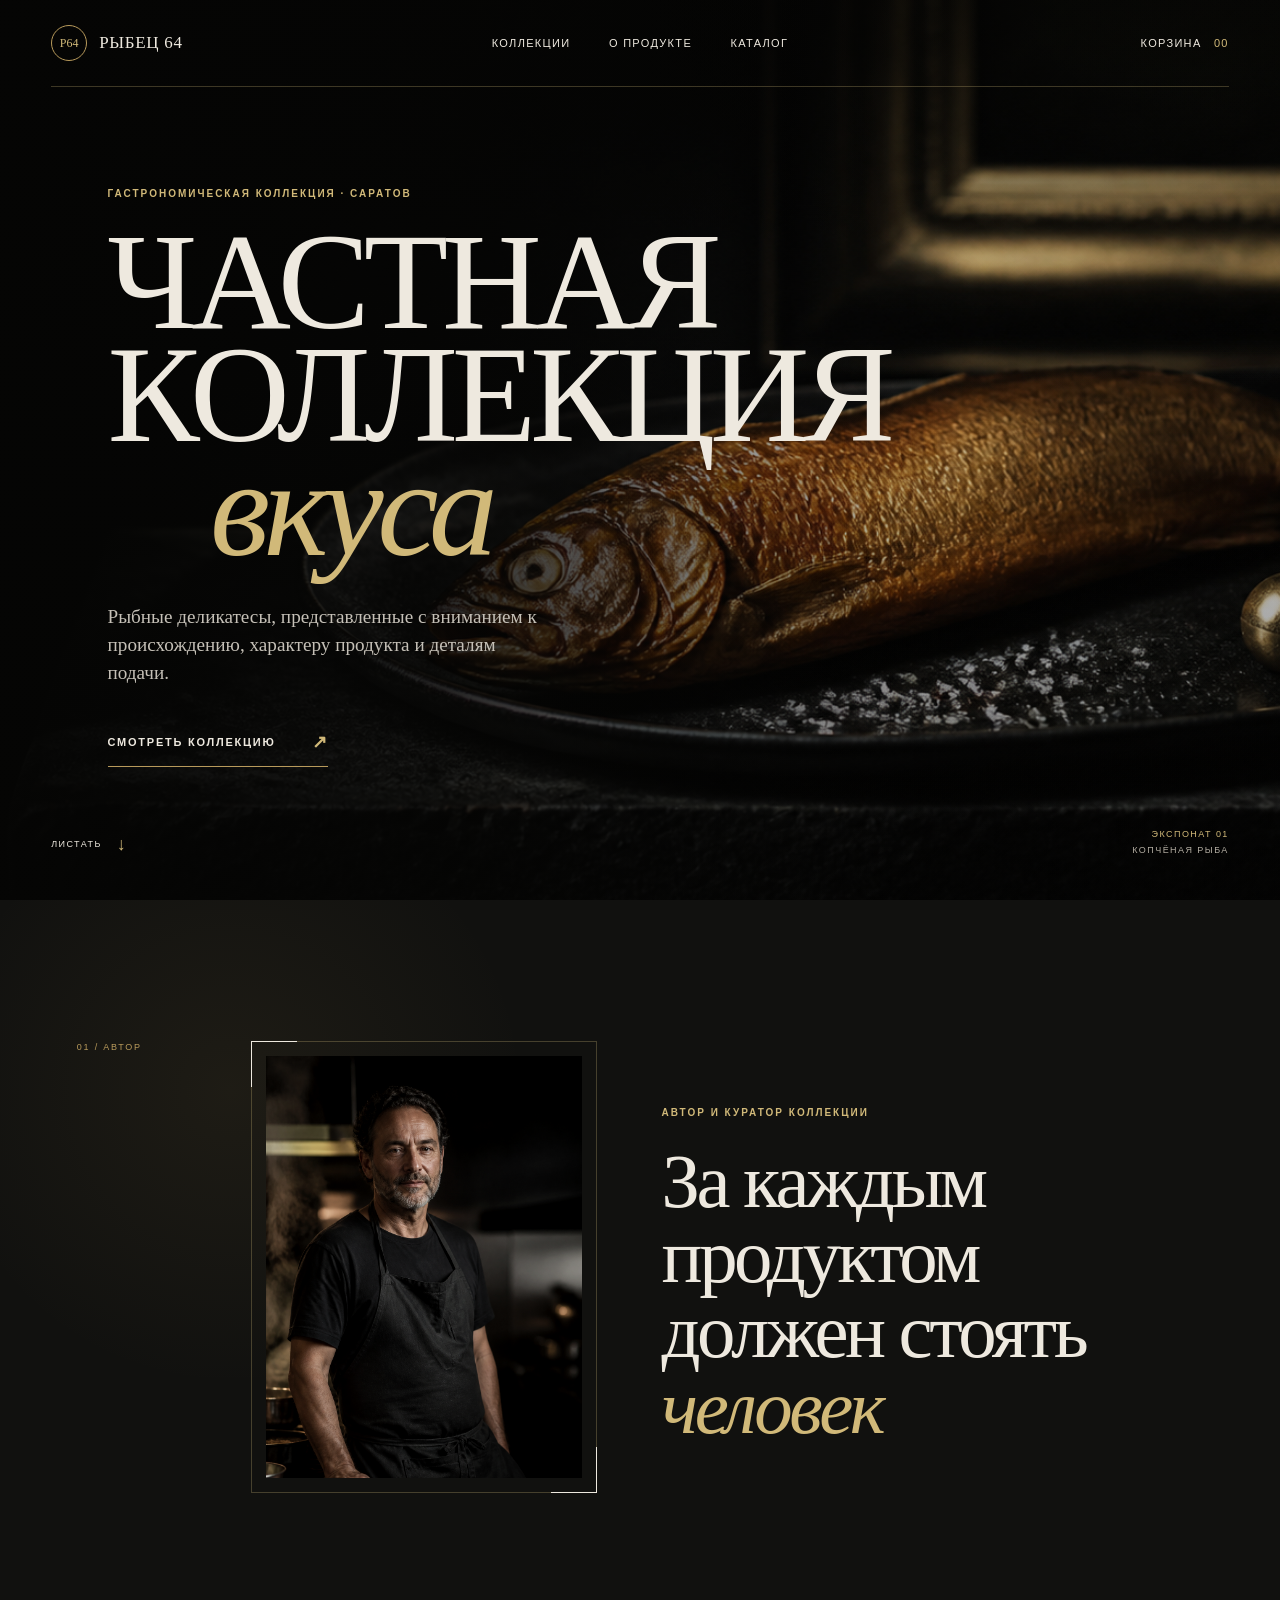
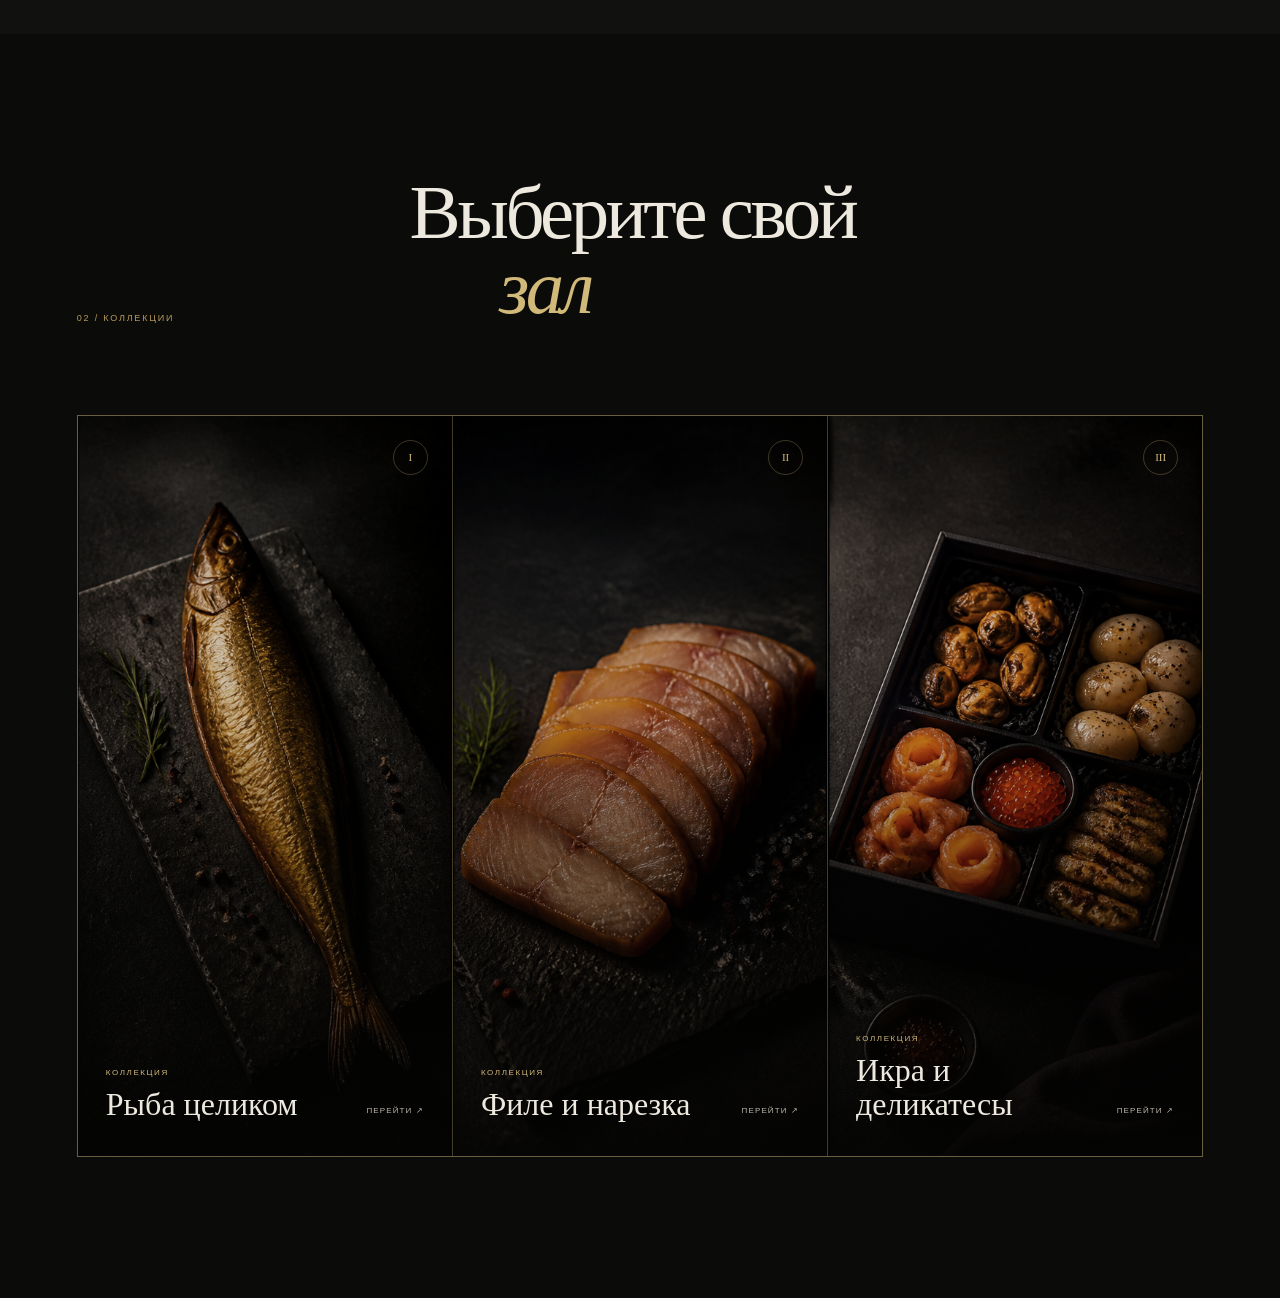
<file: landing-concept-v1/index.html>
<!doctype html>
<html lang="ru">
  <head>
    <meta charset="UTF-8" />
    <meta name="viewport" content="width=device-width, initial-scale=1" />
    <meta
      name="description"
      content="Рыбные деликатесы «Рыбец 64» — частная коллекция вкуса."
    />
    <title>Рыбец 64 — частная коллекция вкуса</title>
    <link rel="stylesheet" href="styles.css" />
  </head>
  <body>
    <main>
      <section class="hero" aria-labelledby="hero-title">
        <div class="hero__image" aria-hidden="true"></div>
        <div class="hero__shade" aria-hidden="true"></div>

        <header class="site-header">
          <a class="brand" href="#hero-title" aria-label="Рыбец 64, на первый экран">
            <span class="brand__mark">Р64</span>
            <span class="brand__name">Рыбец 64</span>
          </a>

          <nav class="site-nav" aria-label="Основная навигация">
            <a href="#collections">Коллекции</a>
            <a href="#curator">О продукте</a>
            <a href="#collections">Каталог</a>
          </nav>

          <a class="cart-link" href="#collections">
            Корзина <span aria-hidden="true">00</span>
          </a>
        </header>

        <div class="hero__content">
          <p class="eyebrow">Гастрономическая коллекция · Саратов</p>
          <h1 id="hero-title">Частная<br />коллекция<br /><em>вкуса</em></h1>
          <p class="hero__lead">
            Рыбные деликатесы, представленные с вниманием к происхождению,
            характеру продукта и деталям подачи.
          </p>
          <a class="primary-link" href="#collections">
            Смотреть коллекцию <span aria-hidden="true">↗</span>
          </a>
        </div>

        <div class="hero__catalogue" aria-label="Описание экспоната">
          <span>Экспонат 01</span>
          <span>Копчёная рыба</span>
        </div>

        <a class="scroll-cue" href="#curator" aria-label="Перейти к следующему разделу">
          <span>Листать</span>
          <span aria-hidden="true">↓</span>
        </a>
      </section>

      <section class="curator section" id="curator" aria-labelledby="curator-title">
        <div class="section-index" aria-hidden="true">01 / Автор</div>

        <div class="curator__portrait">
          <img
            src="../assets/landing-concept-v1/curator-placeholder.png"
            alt="Портрет мужчины в фартуке на рабочей кухне"
          />
        </div>

        <div class="curator__story">
          <p class="eyebrow">Автор и куратор коллекции</p>
          <h2 id="curator-title">За каждым продуктом должен стоять <em>человек</em></h2>
        </div>
      </section>

      <section class="collections section" id="collections" aria-labelledby="collections-title">
        <div class="collections__heading">
          <div>
            <div class="section-index" aria-hidden="true">02 / Коллекции</div>
          </div>
          <h2 id="collections-title">Выберите свой <em>зал</em></h2>
        </div>

        <div class="collection-grid">
          <a class="collection-card collection-card--whole" href="#">
            <img
              src="../assets/landing-concept-v1/collections-triptych.png"
              alt="Концептуальная фотография рыбы целиком"
            />
            <span class="collection-card__number">I</span>
            <span class="collection-card__content">
              <small>Коллекция</small>
              <strong>Рыба целиком</strong>
              <span>Перейти ↗</span>
            </span>
          </a>

          <a class="collection-card collection-card--fillet" href="#">
            <img
              src="../assets/landing-concept-v1/collections-triptych.png"
              alt="Концептуальная фотография рыбного филе"
            />
            <span class="collection-card__number">II</span>
            <span class="collection-card__content">
              <small>Коллекция</small>
              <strong>Филе и нарезка</strong>
              <span>Перейти ↗</span>
            </span>
          </a>

          <a class="collection-card collection-card--delicacy" href="#">
            <img
              src="../assets/landing-concept-v1/collections-triptych.png"
              alt="Концептуальная фотография ассорти из рыбных деликатесов"
            />
            <span class="collection-card__number">III</span>
            <span class="collection-card__content">
              <small>Коллекция</small>
              <strong>Икра и деликатесы</strong>
              <span>Перейти ↗</span>
            </span>
          </a>
        </div>
      </section>
    </main>
  </body>
</html>
</file>
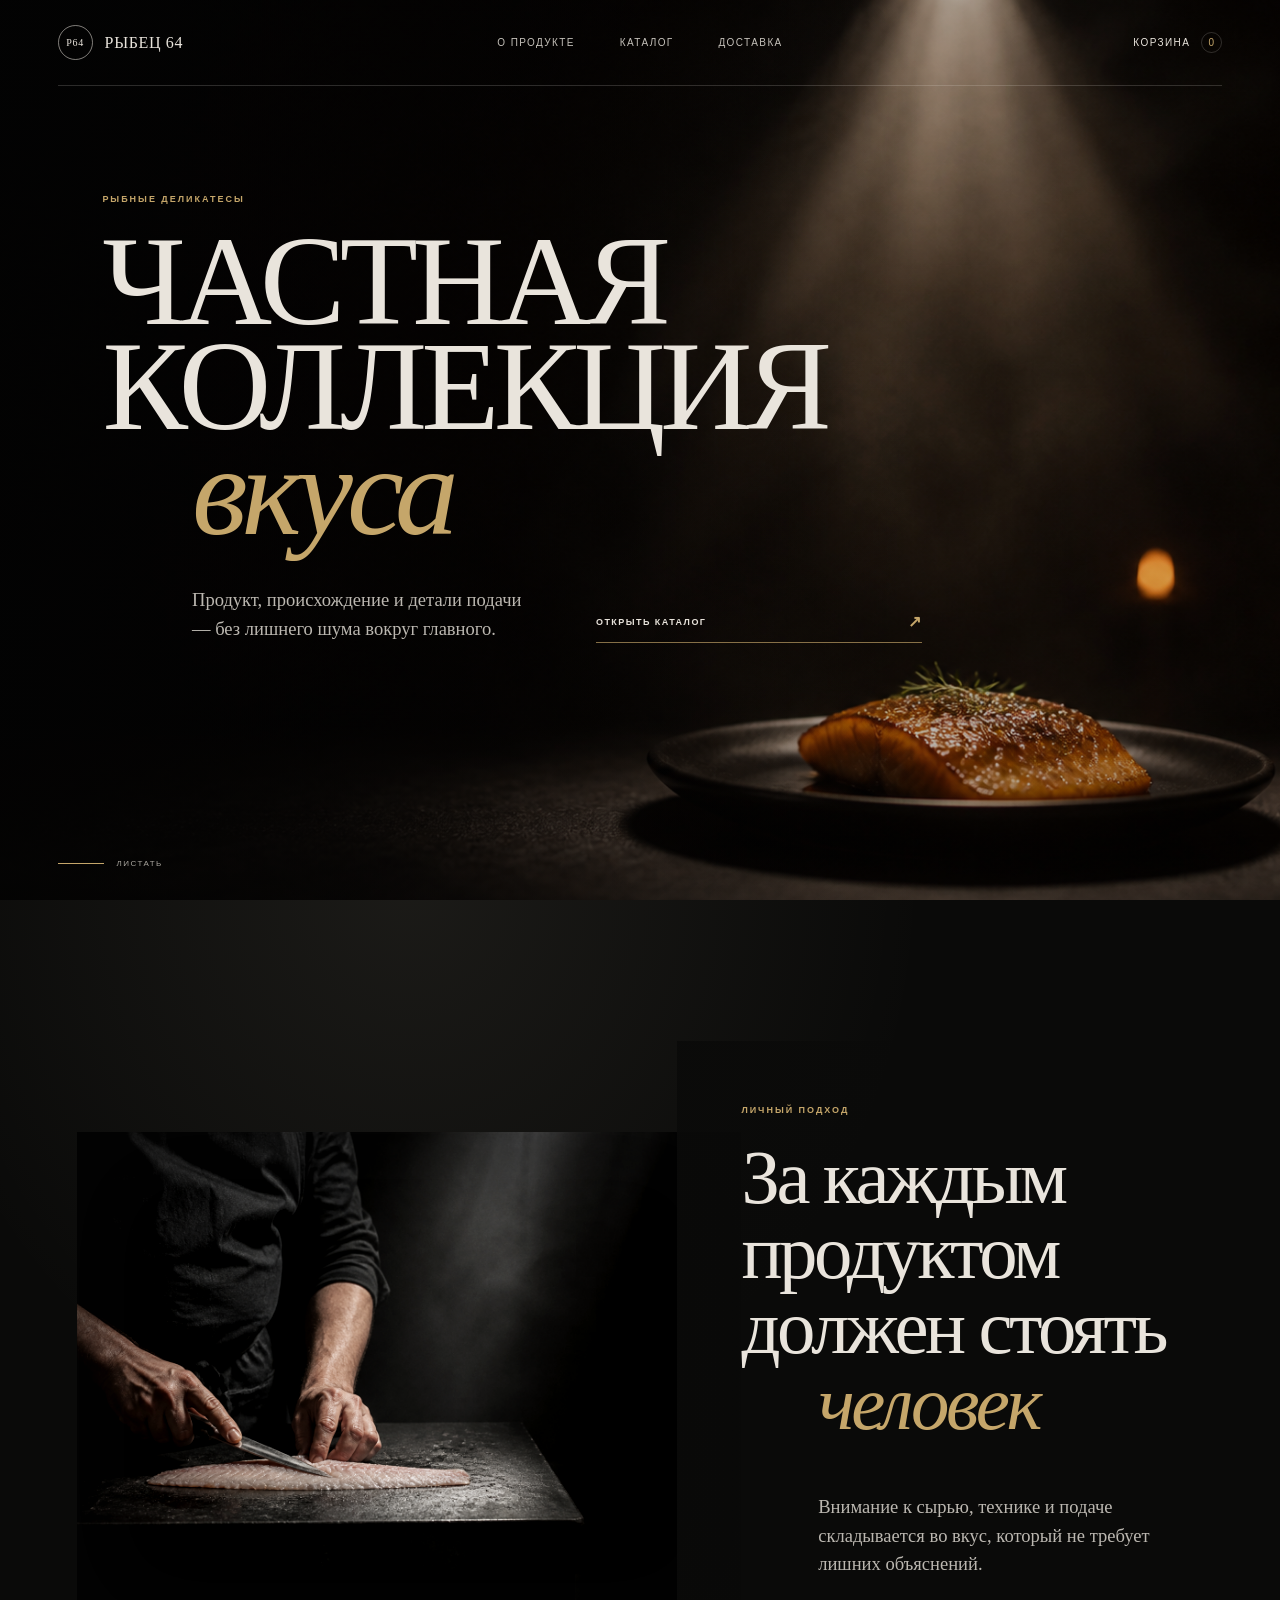
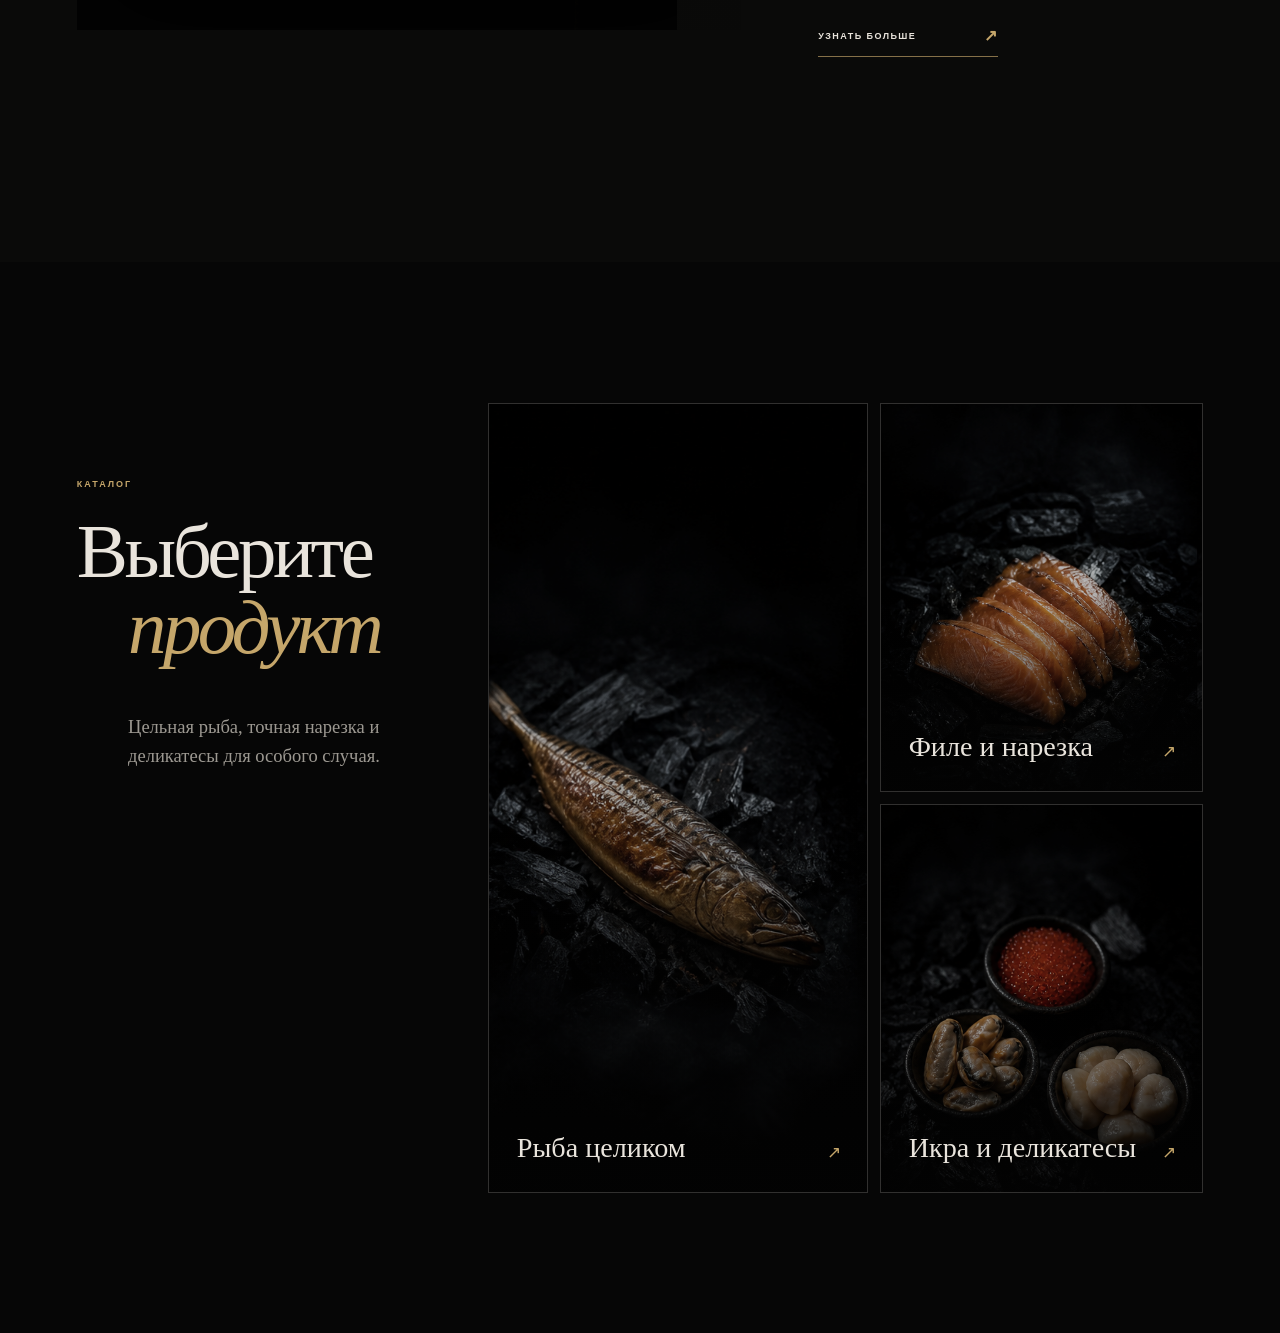
<file: landing-concept-v2/index.html>
<!doctype html>
<html lang="ru">
  <head>
    <meta charset="UTF-8" />
    <meta name="viewport" content="width=device-width, initial-scale=1" />
    <meta
      name="description"
      content="Рыбные деликатесы «Рыбец 64» — частная коллекция вкуса."
    />
    <title>Рыбец 64 — частная коллекция вкуса</title>
    <link rel="stylesheet" href="styles.css" />
  </head>
  <body>
    <main>
      <section class="hero" aria-labelledby="hero-title">
        <div class="hero__scene" aria-hidden="true"></div>
        <header class="site-header">
          <a class="brand" href="#hero-title" aria-label="Рыбец 64, на первый экран">
            <span class="brand__mark">Р64</span>
            <span>Рыбец 64</span>
          </a>

          <nav class="site-nav" aria-label="Основная навигация">
            <a href="#craft">О продукте</a>
            <a href="#catalogue">Каталог</a>
            <a href="#catalogue">Доставка</a>
          </nav>

          <a class="cart" href="#catalogue">Корзина <span>0</span></a>
        </header>

        <div class="hero__copy">
          <p class="kicker">Рыбные деликатесы</p>
          <h1 id="hero-title">Частная<br />коллекция<br /><em>вкуса</em></h1>
          <div class="hero__intro">
            <p>
              Продукт, происхождение и детали подачи — без лишнего шума вокруг
              главного.
            </p>
            <a class="text-link" href="#catalogue">Открыть каталог <span>↗</span></a>
          </div>
        </div>

        <a class="scroll" href="#craft" aria-label="Перейти к следующему разделу">
          <span></span>
          Листать
        </a>
      </section>

      <section class="craft" id="craft" aria-labelledby="craft-title">
        <div class="craft__visual">
          <img
            src="../assets/landing-concept-v2/craft-spotlight.png"
            alt="Руки мастера разделывают рыбное филе"
          />
        </div>

        <div class="craft__copy">
          <p class="kicker">Личный подход</p>
          <h2 id="craft-title">За каждым продуктом должен стоять <em>человек</em></h2>
          <p class="body-copy">
            Внимание к сырью, технике и подаче складывается во вкус, который не
            требует лишних объяснений.
          </p>
          <a class="text-link" href="#catalogue">Узнать больше <span>↗</span></a>
        </div>
      </section>

      <section class="catalogue" id="catalogue" aria-labelledby="catalogue-title">
        <header class="catalogue__header">
          <p class="kicker">Каталог</p>
          <h2 id="catalogue-title">Выберите<br /><em>продукт</em></h2>
          <p class="body-copy">
            Цельная рыба, точная нарезка и деликатесы для особого случая.
          </p>
        </header>

        <div class="product-grid">
          <a class="product-card product-card--whole" href="#">
            <img
              src="../assets/landing-concept-v2/collections.png"
              alt="Копчёная рыба целиком"
            />
            <span class="product-card__title">Рыба целиком</span>
            <span class="product-card__arrow">↗</span>
          </a>

          <a class="product-card product-card--fillet" href="#">
            <img
              src="../assets/landing-concept-v2/collections.png"
              alt="Нарезка копчёного рыбного филе"
            />
            <span class="product-card__title">Филе и нарезка</span>
            <span class="product-card__arrow">↗</span>
          </a>

          <a class="product-card product-card--delicacy" href="#">
            <img
              src="../assets/landing-concept-v2/collections.png"
              alt="Икра и морские деликатесы"
            />
            <span class="product-card__title">Икра и деликатесы</span>
            <span class="product-card__arrow">↗</span>
          </a>
        </div>
      </section>
    </main>
  </body>
</html>
</file>
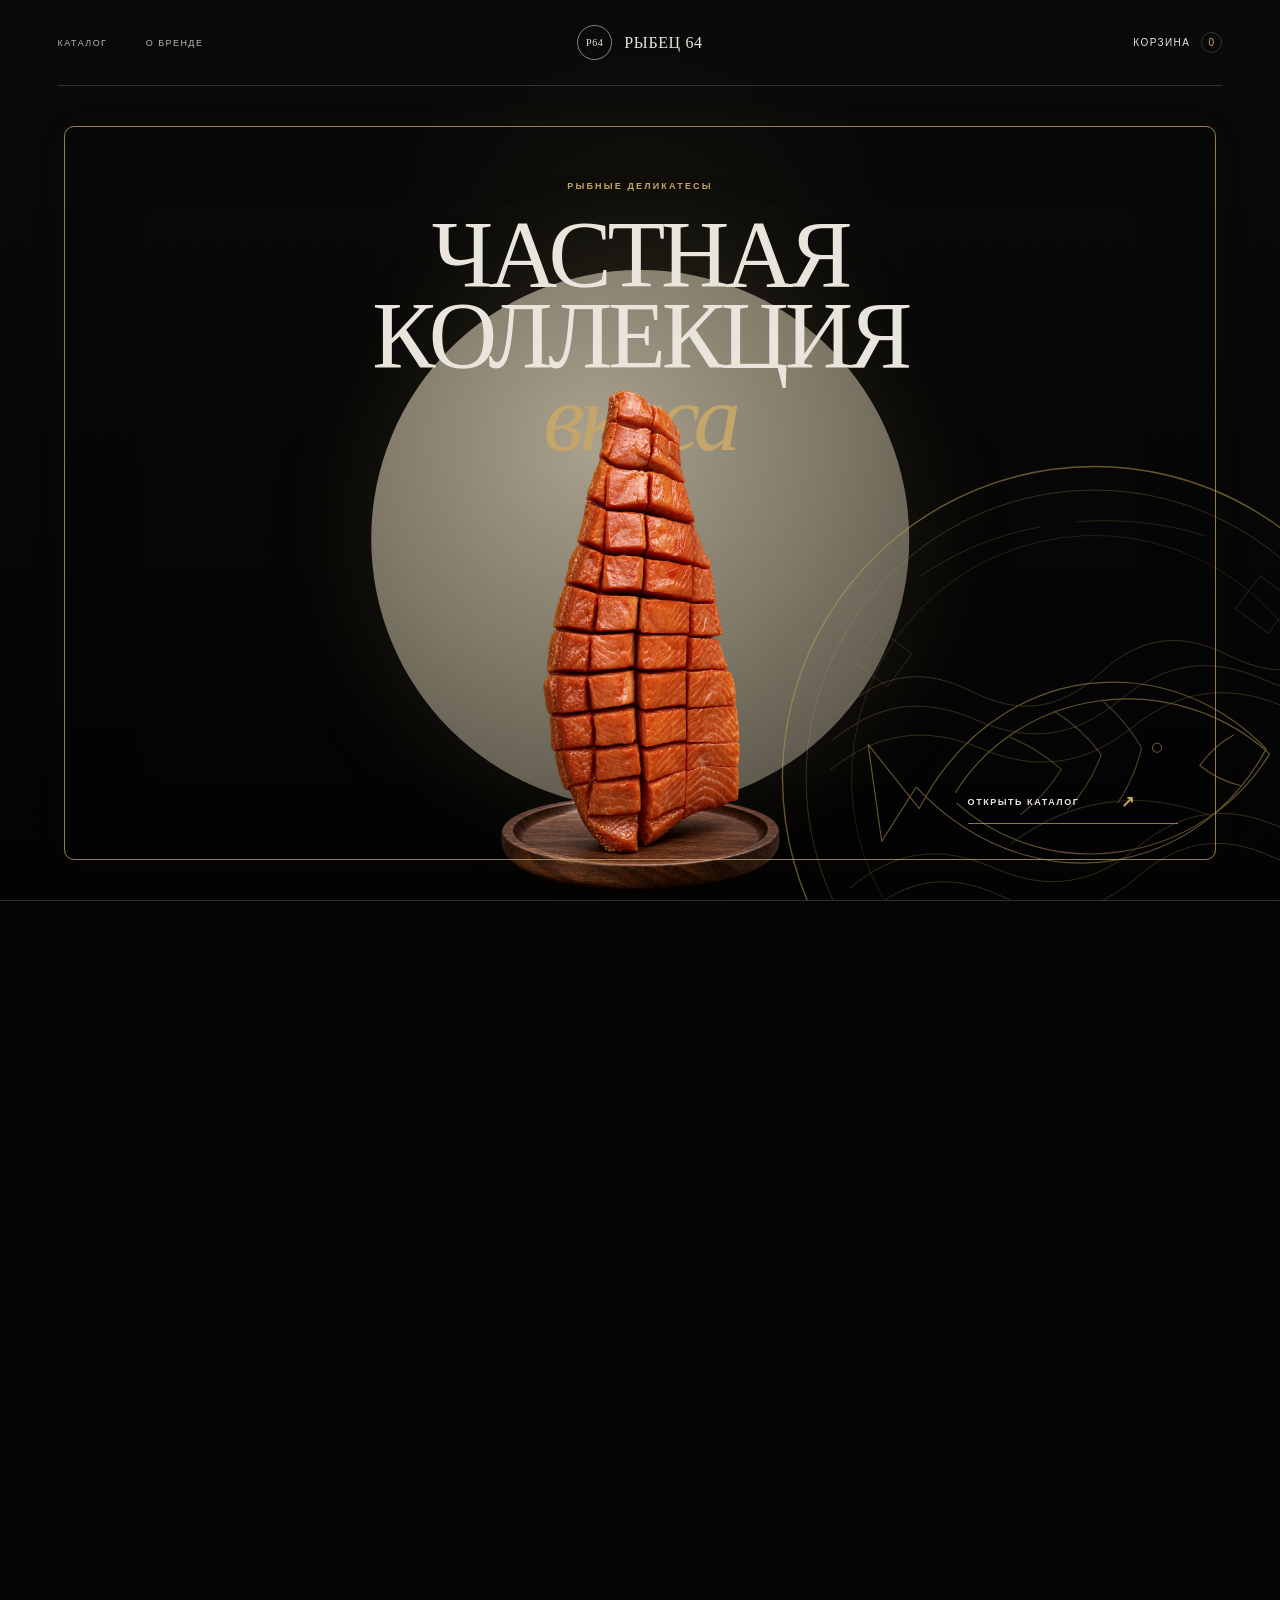
<file: landing-concept-v3/index.html>
<!doctype html>
<html lang="ru">
  <head>
    <meta charset="UTF-8" />
    <meta name="viewport" content="width=device-width, initial-scale=1" />
    <meta name="description" content="Рыбец 64" />
    <title>Рыбец 64</title>
    <link rel="stylesheet" href="styles.css" />
  </head>
  <body>
    <header class="site-header">
      <nav class="site-nav" aria-label="Основная навигация">
        <a href="#catalogue">Каталог</a>
        <a href="#story">О бренде</a>
      </nav>

      <a class="brand" href="#hero" aria-label="Рыбец 64, на первый экран">
        <span class="brand__mark">Р64</span>
        <span class="brand__name">Рыбец 64</span>
      </a>

      <a class="cart" href="#catalogue">Корзина <span>0</span></a>
    </header>

    <main>
      <section class="hero" id="hero" aria-labelledby="hero-title">
        <div class="hero__frame" aria-hidden="true"></div>
        <div class="hero__halo" aria-hidden="true"></div>
        <img
          class="hero__medallion"
          src="../assets/landing-concept-v3/fish-medallion.svg"
          alt=""
          aria-hidden="true"
        />

        <div class="hero__copy">
          <p class="hero__kicker">Рыбные деликатесы</p>
          <h1 id="hero-title">Частная коллекция <em>вкуса</em></h1>
        </div>

        <figure class="hero__product">
          <img
            src="../assets/landing-concept-v3/hero-fish.png"
            alt="Вертикальный пласт красной рыбы на круглой деревянной тарелке"
          />
        </figure>

        <a class="hero__cta" href="#catalogue">
          Открыть каталог <span aria-hidden="true">↗</span>
        </a>
      </section>
      <section id="story" aria-label="История"></section>
      <section id="catalogue" aria-label="Каталог"></section>
    </main>
  </body>
</html>
</file>
<file: landing-concept-v1/styles.css>
:root {
  color-scheme: dark;
  --ink: #080807;
  --ink-soft: #11110f;
  --paper: #eee9df;
  --paper-muted: #a6a095;
  --gold: #b89a5b;
  --gold-light: #d1b979;
  --line: rgb(209 185 121 / 28%);
  --serif: Georgia, "Times New Roman", serif;
  --sans: Inter, "Helvetica Neue", Arial, sans-serif;
}

* {
  box-sizing: border-box;
}

html {
  scroll-behavior: smooth;
}

body {
  margin: 0;
  background: var(--ink);
  color: var(--paper);
  font-family: var(--sans);
  font-size: 16px;
  line-height: 1.5;
}

a {
  color: inherit;
  text-decoration: none;
}

img {
  display: block;
  width: 100%;
}

.hero {
  position: relative;
  min-height: 100svh;
  overflow: hidden;
  isolation: isolate;
}

.hero__image,
.hero__shade {
  position: absolute;
  inset: 0;
}

.hero__image {
  z-index: -2;
  background: url("../assets/landing-concept-v1/hero-fish.png") center right 36% / cover no-repeat;
  transform: scale(1.01);
}

.hero__shade {
  z-index: -1;
  background:
    linear-gradient(90deg, rgb(5 5 4 / 97%) 0%, rgb(5 5 4 / 82%) 34%, rgb(5 5 4 / 10%) 70%),
    linear-gradient(180deg, rgb(4 4 3 / 72%) 0%, transparent 28%, rgb(4 4 3 / 46%) 100%);
}

.site-header {
  display: grid;
  grid-template-columns: 1fr auto 1fr;
  align-items: center;
  gap: 36px;
  margin: 0 clamp(20px, 4vw, 68px);
  padding: 25px 0;
  border-bottom: 1px solid var(--line);
}

.brand {
  display: inline-flex;
  align-items: center;
  gap: 12px;
  width: max-content;
}

.brand__mark {
  display: grid;
  width: 36px;
  height: 36px;
  place-items: center;
  border: 1px solid var(--gold);
  border-radius: 50%;
  color: var(--gold-light);
  font-family: var(--serif);
  font-size: 12px;
}

.brand__name {
  font-family: var(--serif);
  font-size: 17px;
  letter-spacing: 0.04em;
  text-transform: uppercase;
}

.site-nav {
  display: flex;
  gap: clamp(24px, 3vw, 52px);
  font-size: 11px;
  letter-spacing: 0.12em;
  text-transform: uppercase;
}

.site-nav a,
.cart-link {
  transition: color 180ms ease;
}

.site-nav a:hover,
.site-nav a:focus-visible,
.cart-link:hover,
.cart-link:focus-visible {
  color: var(--gold-light);
}

.cart-link {
  justify-self: end;
  font-size: 11px;
  letter-spacing: 0.12em;
  text-transform: uppercase;
}

.cart-link span {
  margin-left: 8px;
  color: var(--gold-light);
}

.hero__content {
  width: min(790px, calc(100% - 40px));
  margin: clamp(70px, 11vh, 130px) 0 100px clamp(20px, 8.4vw, 130px);
}

.eyebrow {
  margin: 0 0 24px;
  color: var(--gold-light);
  font-size: 10px;
  font-weight: 600;
  letter-spacing: 0.2em;
  text-transform: uppercase;
}

h1,
h2 {
  margin: 0;
  font-family: var(--serif);
  font-weight: 400;
  letter-spacing: -0.045em;
  line-height: 0.82;
}

h1 {
  max-width: 760px;
  font-size: clamp(72px, 10.8vw, 174px);
  text-transform: uppercase;
}

h1 em,
h2 em {
  color: var(--gold-light);
  font-weight: 400;
}

h1 em {
  display: inline-block;
  margin-left: clamp(20px, 8vw, 126px);
  text-transform: none;
}

.hero__lead {
  max-width: 430px;
  margin: 38px 0 28px;
  color: #c5c0b7;
  font-family: var(--serif);
  font-size: clamp(17px, 1.5vw, 22px);
  line-height: 1.45;
}

.primary-link {
  display: inline-flex;
  align-items: center;
  gap: 36px;
  padding: 14px 0 10px;
  border-bottom: 1px solid var(--gold);
  font-size: 11px;
  font-weight: 700;
  letter-spacing: 0.16em;
  text-transform: uppercase;
}

.primary-link span {
  color: var(--gold-light);
  font-size: 18px;
  transition: transform 180ms ease;
}

.primary-link:hover span,
.primary-link:focus-visible span {
  transform: translate(3px, -3px);
}

.hero__catalogue {
  position: absolute;
  right: clamp(20px, 4vw, 68px);
  bottom: 42px;
  display: grid;
  min-width: 180px;
  color: #b4aea3;
  font-size: 9px;
  letter-spacing: 0.16em;
  line-height: 1.8;
  text-align: right;
  text-transform: uppercase;
}

.hero__catalogue span:first-child {
  color: var(--gold-light);
}

.scroll-cue {
  position: absolute;
  bottom: 42px;
  left: clamp(20px, 4vw, 68px);
  display: flex;
  align-items: center;
  gap: 15px;
  font-size: 9px;
  letter-spacing: 0.16em;
  text-transform: uppercase;
}

.scroll-cue span:last-child {
  color: var(--gold-light);
  font-size: 18px;
}

.section {
  padding: clamp(90px, 11vw, 170px) clamp(20px, 6vw, 92px);
}

.section-index {
  color: var(--gold);
  font-size: 9px;
  letter-spacing: 0.2em;
  text-transform: uppercase;
}

.curator {
  display: grid;
  grid-template-columns: 110px minmax(280px, 0.8fr) minmax(400px, 1.25fr);
  gap: clamp(28px, 5vw, 82px);
  align-items: start;
  background:
    radial-gradient(circle at 18% 26%, rgb(184 154 91 / 8%), transparent 25%),
    var(--ink-soft);
}

.curator__portrait {
  position: relative;
  max-width: 520px;
  padding: 14px;
  border: 1px solid var(--line);
}

.curator__portrait::before,
.curator__portrait::after {
  position: absolute;
  width: 45px;
  height: 45px;
  border-color: var(--gold);
  content: "";
}

.curator__portrait::before {
  top: -1px;
  left: -1px;
  border-top: 1px solid;
  border-left: 1px solid;
}

.curator__portrait::after {
  right: -1px;
  bottom: -1px;
  border-right: 1px solid;
  border-bottom: 1px solid;
}

.curator__portrait img {
  aspect-ratio: 3 / 4;
  object-fit: cover;
  object-position: center top;
  filter: saturate(0.72) contrast(1.04);
}

.curator__story {
  padding-top: clamp(20px, 5vw, 78px);
}

.curator__story h2,
.collections__heading h2 {
  font-size: clamp(50px, 6vw, 96px);
  line-height: 0.98;
}

.collections {
  background: #0b0b09;
}

.collections__heading {
  display: grid;
  grid-template-columns: 0.7fr 1.25fr 0.65fr;
  gap: clamp(28px, 5vw, 80px);
  align-items: end;
  margin-bottom: clamp(50px, 7vw, 100px);
}

.collections__heading h2 em {
  display: block;
  margin-left: clamp(30px, 7vw, 110px);
}

.collection-grid {
  display: grid;
  grid-template-columns: repeat(3, minmax(0, 1fr));
  gap: 1px;
  background: var(--line);
  border: 1px solid var(--line);
}

.collection-card {
  position: relative;
  min-height: min(62vw, 740px);
  overflow: hidden;
  background: #151410;
  isolation: isolate;
}

.collection-card::after {
  position: absolute;
  z-index: -1;
  inset: 0;
  background: linear-gradient(180deg, transparent 42%, rgb(4 4 3 / 84%) 100%);
  content: "";
}

.collection-card img {
  position: absolute;
  z-index: -2;
  width: 300%;
  max-width: none;
  height: 100%;
  object-fit: cover;
  filter: saturate(0.82) brightness(0.82);
  transition: filter 500ms ease, transform 700ms cubic-bezier(0.2, 0.7, 0.2, 1);
}

.collection-card--whole img {
  left: 0;
}

.collection-card--fillet img {
  left: -100%;
}

.collection-card--delicacy img {
  left: -200%;
}

.collection-card:hover img,
.collection-card:focus-visible img {
  filter: saturate(0.98) brightness(0.98);
  transform: scale(1.035);
}

.collection-card__number {
  position: absolute;
  top: 24px;
  right: 24px;
  display: grid;
  width: 35px;
  height: 35px;
  place-items: center;
  border: 1px solid var(--line);
  border-radius: 50%;
  color: var(--gold-light);
  font-family: var(--serif);
  font-size: 11px;
}

.collection-card__content {
  position: absolute;
  right: 28px;
  bottom: 34px;
  left: 28px;
  display: grid;
  grid-template-columns: 1fr auto;
  align-items: end;
  gap: 8px 20px;
}

.collection-card__content small {
  grid-column: 1 / -1;
  color: var(--gold-light);
  font-size: 8px;
  letter-spacing: 0.2em;
  text-transform: uppercase;
}

.collection-card__content strong {
  font-family: var(--serif);
  font-size: clamp(23px, 2.5vw, 39px);
  font-weight: 400;
  line-height: 1.08;
}

.collection-card__content > span {
  padding-bottom: 5px;
  color: #bdb7ac;
  font-size: 8px;
  letter-spacing: 0.14em;
  text-transform: uppercase;
}

@media (max-width: 980px) {
  .site-header {
    grid-template-columns: 1fr auto;
  }

  .site-nav {
    display: none;
  }

  .hero__image {
    background-position: 64% center;
  }

  .curator {
    grid-template-columns: 60px minmax(230px, 0.75fr) minmax(320px, 1.25fr);
    gap: 28px;
  }

  .collections__heading {
    grid-template-columns: 0.8fr 1.2fr;
  }

}

@media (max-width: 720px) {
  .hero {
    min-height: 780px;
  }

  .hero__image {
    background-position: 63% bottom;
  }

  .hero__shade {
    background:
      linear-gradient(180deg, rgb(5 5 4 / 90%) 0%, rgb(5 5 4 / 64%) 44%, rgb(5 5 4 / 18%) 70%, rgb(5 5 4 / 78%) 100%),
      linear-gradient(90deg, rgb(5 5 4 / 76%), transparent 80%);
  }

  .brand__name {
    font-size: 15px;
  }

  .cart-link {
    font-size: 9px;
  }

  .hero__content {
    margin-top: 82px;
  }

  h1 {
    font-size: clamp(58px, 20vw, 92px);
    line-height: 0.86;
  }

  h1 em {
    margin-left: 12px;
  }

  .hero__lead {
    max-width: 320px;
    margin-top: 28px;
    font-size: 17px;
  }

  .hero__catalogue {
    display: none;
  }

  .curator {
    grid-template-columns: 1fr;
  }

  .curator > .section-index {
    margin-bottom: -5px;
  }

  .curator__portrait {
    width: min(88%, 420px);
  }

  .curator__story {
    padding-top: 30px;
  }

  .curator__story h2,
  .collections__heading h2 {
    font-size: clamp(48px, 15vw, 74px);
  }

  .collections__heading {
    grid-template-columns: 1fr;
  }

  .collection-grid {
    grid-template-columns: 1fr;
  }

  .collection-card {
    min-height: 560px;
  }

  .collection-card img {
    width: 300%;
  }
}

@media (prefers-reduced-motion: reduce) {
  html {
    scroll-behavior: auto;
  }

  *,
  *::before,
  *::after {
    transition-duration: 0.01ms !important;
  }
}
</file>
<file: landing-concept-v2/styles.css>
:root {
  color-scheme: dark;
  --black: #050505;
  --black-soft: #0a0a09;
  --ivory: #e9e4dc;
  --muted: #9c9891;
  --warm: #c5a66a;
  --line: rgb(233 228 220 / 18%);
  --serif: Georgia, "Times New Roman", serif;
  --sans: Inter, "Helvetica Neue", Arial, sans-serif;
}

* {
  box-sizing: border-box;
}

html {
  scroll-behavior: smooth;
}

body {
  margin: 0;
  overflow-x: hidden;
  background: var(--black);
  color: var(--ivory);
  font-family: var(--sans);
}

a {
  color: inherit;
  text-decoration: none;
}

img {
  display: block;
  width: 100%;
}

.hero {
  position: relative;
  min-height: 100svh;
  overflow: hidden;
  isolation: isolate;
}

.hero::after {
  position: absolute;
  z-index: -1;
  inset: 0;
  background:
    linear-gradient(90deg, rgb(3 3 3 / 80%) 0%, rgb(3 3 3 / 34%) 47%, transparent 72%),
    linear-gradient(180deg, rgb(3 3 3 / 28%), transparent 38%, rgb(3 3 3 / 38%));
  content: "";
}

.hero__scene {
  position: absolute;
  z-index: -2;
  inset: 0;
  background: url("../assets/landing-concept-v2/hero-spotlight.png") 56% center / cover no-repeat;
  transform: scale(1.005);
}

.site-header {
  display: grid;
  grid-template-columns: 1fr auto 1fr;
  align-items: center;
  gap: 40px;
  margin: 0 clamp(20px, 4.5vw, 76px);
  padding: 25px 0;
  border-bottom: 1px solid var(--line);
}

.brand {
  display: inline-flex;
  align-items: center;
  gap: 12px;
  width: max-content;
  font-family: var(--serif);
  font-size: 16px;
  letter-spacing: 0.04em;
  text-transform: uppercase;
}

.brand__mark {
  display: grid;
  width: 35px;
  height: 35px;
  place-items: center;
  border: 1px solid rgb(233 228 220 / 54%);
  border-radius: 50%;
  font-family: var(--serif);
  font-size: 10px;
}

.site-nav {
  display: flex;
  gap: clamp(28px, 3.5vw, 56px);
  color: #c5c1ba;
  font-size: 10px;
  letter-spacing: 0.14em;
  text-transform: uppercase;
}

.site-nav a,
.cart {
  transition: color 180ms ease;
}

.site-nav a:hover,
.site-nav a:focus-visible,
.cart:hover,
.cart:focus-visible {
  color: var(--warm);
}

.cart {
  justify-self: end;
  font-size: 10px;
  letter-spacing: 0.14em;
  text-transform: uppercase;
}

.cart span {
  display: inline-grid;
  width: 21px;
  height: 21px;
  margin-left: 7px;
  place-items: center;
  border: 1px solid var(--line);
  border-radius: 50%;
  color: var(--warm);
}

.hero__copy {
  width: min(820px, calc(100% - 40px));
  margin: clamp(78px, 12vh, 142px) 0 120px clamp(20px, 8vw, 130px);
}

.kicker {
  margin: 0 0 25px;
  color: var(--warm);
  font-size: 9px;
  font-weight: 600;
  letter-spacing: 0.22em;
  text-transform: uppercase;
}

h1,
h2 {
  margin: 0;
  font-family: var(--serif);
  font-weight: 400;
  letter-spacing: -0.045em;
}

h1 {
  font-size: clamp(74px, 10vw, 160px);
  line-height: 0.82;
  text-transform: uppercase;
}

h1 em,
h2 em {
  color: var(--warm);
  font-weight: 400;
}

h1 em {
  display: inline-block;
  margin-left: clamp(18px, 7vw, 116px);
  text-transform: none;
}

.hero__intro {
  display: grid;
  grid-template-columns: minmax(220px, 340px) auto;
  gap: clamp(38px, 5vw, 80px);
  align-items: end;
  margin: 42px 0 0 clamp(18px, 7vw, 116px);
}

.hero__intro p,
.body-copy {
  margin: 0;
  color: #bbb7b0;
  font-family: var(--serif);
  font-size: clamp(16px, 1.45vw, 21px);
  line-height: 1.55;
}

.text-link {
  display: inline-flex;
  align-items: center;
  justify-content: space-between;
  gap: 36px;
  min-width: 180px;
  padding: 11px 0;
  border-bottom: 1px solid rgb(197 166 106 / 66%);
  font-size: 9px;
  font-weight: 700;
  letter-spacing: 0.16em;
  text-transform: uppercase;
}

.text-link span {
  color: var(--warm);
  font-size: 16px;
  transition: transform 180ms ease;
}

.text-link:hover span,
.text-link:focus-visible span {
  transform: translate(3px, -3px);
}

.scroll {
  position: absolute;
  bottom: 32px;
  left: clamp(20px, 4.5vw, 76px);
  display: flex;
  align-items: center;
  gap: 13px;
  color: #aaa69f;
  font-size: 8px;
  letter-spacing: 0.18em;
  text-transform: uppercase;
}

.scroll span {
  display: block;
  width: 46px;
  height: 1px;
  background: var(--warm);
}

.craft {
  position: relative;
  display: grid;
  grid-template-columns: minmax(0, 1.18fr) minmax(380px, 0.82fr);
  min-height: 920px;
  padding: clamp(100px, 11vw, 170px) clamp(20px, 6vw, 96px);
  overflow: hidden;
  background:
    radial-gradient(ellipse at 32% -2%, rgb(230 220 196 / 8%), transparent 42%),
    var(--black-soft);
}

.craft__visual {
  position: relative;
  align-self: center;
  width: min(100%, 850px);
}

.craft__visual::after {
  position: absolute;
  inset: 0;
  box-shadow: inset 0 0 100px 25px rgb(5 5 5 / 64%);
  content: "";
  pointer-events: none;
}

.craft__visual img {
  aspect-ratio: 4 / 3;
  object-fit: cover;
  filter: saturate(0.65) contrast(1.07);
}

.craft__copy {
  position: relative;
  z-index: 1;
  align-self: center;
  margin-left: clamp(-90px, -5vw, -50px);
  padding: 64px 0 64px clamp(36px, 5vw, 82px);
  background: linear-gradient(90deg, rgb(10 10 9 / 91%), rgb(10 10 9 / 74%) 78%, transparent);
}

.craft h2,
.catalogue h2 {
  font-size: clamp(54px, 6vw, 96px);
  line-height: 0.98;
}

.craft h2 {
  max-width: 650px;
}

.craft h2 em {
  display: block;
  margin-left: clamp(30px, 6vw, 92px);
}

.craft .body-copy {
  max-width: 440px;
  margin: 52px 0 36px clamp(30px, 6vw, 92px);
}

.craft .text-link {
  margin-left: clamp(30px, 6vw, 92px);
}

.catalogue {
  display: grid;
  grid-template-columns: minmax(290px, 0.62fr) minmax(0, 1.38fr);
  gap: clamp(50px, 7vw, 118px);
  min-height: 1000px;
  padding: clamp(100px, 11vw, 170px) clamp(20px, 6vw, 96px);
  background: #060606;
}

.catalogue__header {
  align-self: start;
  padding-top: clamp(10px, 6vw, 86px);
}

.catalogue h2 em {
  display: inline-block;
  margin-left: clamp(20px, 4vw, 64px);
}

.catalogue__header .body-copy {
  max-width: 350px;
  margin: 48px 0 0 clamp(20px, 4vw, 64px);
  color: var(--muted);
}

.product-grid {
  display: grid;
  grid-template-columns: minmax(0, 1.08fr) minmax(220px, 0.92fr);
  grid-template-rows: repeat(2, minmax(330px, 1fr));
  gap: 12px;
  min-height: 790px;
}

.product-card {
  position: relative;
  overflow: hidden;
  border: 1px solid var(--line);
  background: #090909;
  isolation: isolate;
}

.product-card::after {
  position: absolute;
  z-index: -1;
  inset: 0;
  background: linear-gradient(180deg, transparent 48%, rgb(3 3 3 / 80%));
  content: "";
}

.product-card--whole {
  grid-row: 1 / 3;
}

.product-card img {
  position: absolute;
  z-index: -2;
  width: 300%;
  max-width: none;
  height: 100%;
  object-fit: cover;
  filter: saturate(0.7) brightness(0.75);
  transition: filter 500ms ease, transform 700ms cubic-bezier(0.2, 0.7, 0.2, 1);
}

.product-card--whole img {
  left: 0;
}

.product-card--fillet img {
  left: -100%;
}

.product-card--delicacy img {
  left: -200%;
}

.product-card:hover img,
.product-card:focus-visible img {
  filter: saturate(0.9) brightness(0.92);
  transform: scale(1.025);
}

.product-card__title {
  position: absolute;
  right: 28px;
  bottom: 28px;
  left: 28px;
  max-width: 80%;
  font-family: var(--serif);
  font-size: clamp(23px, 2.2vw, 36px);
  line-height: 1.08;
}

.product-card__arrow {
  position: absolute;
  right: 26px;
  bottom: 29px;
  color: var(--warm);
  font-size: 17px;
}

@media (max-width: 1020px) {
  .site-header {
    grid-template-columns: 1fr auto;
  }

  .site-nav {
    display: none;
  }

  .craft {
    grid-template-columns: 1fr;
    min-height: auto;
  }

  .craft__visual {
    width: 82%;
  }

  .craft__copy {
    width: 74%;
    margin: -85px 0 0 auto;
  }

  .catalogue {
    grid-template-columns: 1fr;
  }

  .catalogue__header {
    display: grid;
    grid-template-columns: 0.5fr 1fr;
    gap: 28px;
  }

  .catalogue__header .kicker {
    grid-row: 1 / 3;
  }

  .catalogue__header .body-copy {
    margin-left: 0;
  }
}

@media (max-width: 720px) {
  .hero {
    min-height: 780px;
  }

  .hero__scene {
    background-position: 65% center;
  }

  .hero::after {
    background:
      linear-gradient(180deg, rgb(3 3 3 / 72%) 0%, rgb(3 3 3 / 42%) 44%, transparent 70%, rgb(3 3 3 / 48%)),
      linear-gradient(90deg, rgb(3 3 3 / 78%), transparent 88%);
  }

  .brand {
    font-size: 14px;
  }

  .hero__copy {
    margin-top: 86px;
  }

  h1 {
    font-size: clamp(48px, 13.5vw, 68px);
    line-height: 0.86;
  }

  h1 em {
    margin-left: 10px;
  }

  .hero__intro {
    grid-template-columns: 1fr;
    gap: 24px;
    margin: 30px 0 0;
  }

  .hero__intro p {
    max-width: 310px;
  }

  .hero__intro .text-link {
    width: 190px;
  }

  .craft,
  .catalogue {
    padding-right: 20px;
    padding-left: 20px;
  }

  .craft__visual {
    width: 100%;
  }

  .craft__copy {
    width: 94%;
    margin-top: -20px;
    padding: 46px 0 0 24px;
    background: linear-gradient(90deg, var(--black-soft) 82%, transparent);
  }

  .craft h2,
  .catalogue h2 {
    font-size: clamp(48px, 15vw, 72px);
  }

  .craft h2 em,
  .catalogue h2 em {
    margin-left: 24px;
  }

  .craft .body-copy,
  .craft .text-link {
    margin-left: 24px;
  }

  .catalogue__header {
    display: block;
  }

  .catalogue__header .body-copy {
    margin-top: 32px;
    margin-left: 24px;
  }

  .product-grid {
    grid-template-columns: 1fr;
    grid-template-rows: repeat(3, 520px);
    min-height: 0;
  }

  .product-card--whole {
    grid-row: auto;
  }
}

@media (prefers-reduced-motion: reduce) {
  html {
    scroll-behavior: auto;
  }

  *,
  *::before,
  *::after {
    transition-duration: 0.01ms !important;
  }
}
</file>
<file: landing-concept-v3/styles.css>
:root {
  color-scheme: dark;
  --black: #050505;
  --ivory: #e9e4dc;
  --muted: #9c9891;
  --accent: #c5a66a;
  --line: rgb(233 228 220 / 18%);
  --serif: Georgia, "Times New Roman", serif;
  --sans: Inter, "Helvetica Neue", Arial, sans-serif;
  --page-x: clamp(20px, 4.5vw, 76px);
}

* {
  box-sizing: border-box;
}

html {
  scroll-behavior: smooth;
}

body {
  margin: 0;
  overflow-x: hidden;
  background: var(--black);
  color: var(--ivory);
  font-family: var(--sans);
}

a {
  color: inherit;
  text-decoration: none;
}

img {
  display: block;
  width: 100%;
}

.site-header {
  position: absolute;
  z-index: 10;
  top: 0;
  right: var(--page-x);
  left: var(--page-x);
  display: grid;
  grid-template-columns: 1fr auto 1fr;
  align-items: center;
  padding: 25px 0;
  border-bottom: 1px solid var(--line);
}

.site-nav {
  display: flex;
  gap: clamp(24px, 3vw, 48px);
  color: #bdb8ae;
  font-size: 9px;
  letter-spacing: 0.16em;
  text-transform: uppercase;
}

.brand {
  display: inline-flex;
  justify-self: center;
  align-items: center;
  gap: 12px;
  font-family: var(--serif);
  font-size: 16px;
  letter-spacing: 0.04em;
  text-transform: uppercase;
}

.brand__mark {
  display: grid;
  width: 35px;
  height: 35px;
  place-items: center;
  border: 1px solid rgb(233 228 220 / 54%);
  border-radius: 50%;
  font-family: var(--serif);
  font-size: 10px;
}

.cart {
  justify-self: end;
  font-size: 10px;
  letter-spacing: 0.14em;
  text-transform: uppercase;
}

.cart span {
  display: inline-grid;
  width: 21px;
  height: 21px;
  margin-left: 7px;
  place-items: center;
  border: 1px solid var(--line);
  border-radius: 50%;
  color: var(--accent);
}

main > section {
  position: relative;
  min-height: 100svh;
}

main > section + section {
  border-top: 1px solid var(--line);
}

h1,
h2 {
  margin: 0;
  font-family: var(--serif);
  font-weight: 400;
  letter-spacing: -0.045em;
}

p {
  margin: 0;
  color: var(--muted);
  font-family: var(--serif);
  line-height: 1.55;
}

.hero {
  min-height: max(760px, 100svh);
  overflow: hidden;
  background:
    radial-gradient(circle at 50% 32%, rgb(98 83 54 / 15%), transparent 31%),
    linear-gradient(180deg, #090a09 0%, #050605 62%, #030303 100%);
  isolation: isolate;
}

.hero::before {
  position: absolute;
  z-index: -4;
  inset: 0;
  background-image:
    linear-gradient(rgb(255 255 255 / 1.4%) 1px, transparent 1px),
    linear-gradient(90deg, rgb(255 255 255 / 1.4%) 1px, transparent 1px);
  background-size: 6px 6px;
  content: "";
  opacity: 0.16;
}

.hero__frame {
  position: absolute;
  z-index: 5;
  top: 126px;
  right: clamp(30px, 5vw, 84px);
  bottom: 40px;
  left: clamp(30px, 5vw, 84px);
  border: 1px solid rgb(197 166 106 / 75%);
  border-radius: 10px;
  box-shadow:
    inset 0 0 80px rgb(0 0 0 / 18%),
    0 0 40px rgb(197 166 106 / 4%);
  pointer-events: none;
}

.hero__halo {
  position: absolute;
  z-index: -2;
  top: clamp(252px, 30vh, 310px);
  left: 50%;
  width: clamp(390px, 42vw, 660px);
  aspect-ratio: 1;
  border-radius: 50%;
  background:
    radial-gradient(circle at 42% 32%, #aaa18e 0%, #807968 48%, #49463d 100%);
  box-shadow: 0 0 120px rgb(197 166 106 / 12%);
  transform: translateX(-50%);
}

.hero__copy {
  position: absolute;
  z-index: 1;
  top: clamp(172px, 20vh, 230px);
  left: 50%;
  width: min(960px, calc(100% - 120px));
  text-align: center;
  transform: translateX(-50%);
}

.hero__kicker {
  margin-bottom: 21px;
  color: var(--accent);
  font-family: var(--sans);
  font-size: 9px;
  font-weight: 600;
  letter-spacing: 0.24em;
  text-transform: uppercase;
}

.hero h1 {
  font-size: clamp(58px, 7.4vw, 118px);
  line-height: 0.86;
  text-transform: uppercase;
}

.hero h1 em {
  display: block;
  color: var(--accent);
  font-weight: 400;
  text-transform: none;
}

.hero__product {
  position: absolute;
  z-index: 3;
  bottom: 0;
  left: 50%;
  width: clamp(310px, 27vw, 420px);
  margin: 0;
  transform: translateX(-50%);
}

.hero__product img {
  filter: saturate(0.8) contrast(1.03);
  mix-blend-mode: screen;
}

.hero__medallion {
  position: absolute;
  z-index: -1;
  right: clamp(-250px, -11vw, -120px);
  bottom: clamp(-270px, -16vw, -150px);
  width: clamp(540px, 51vw, 820px);
  opacity: 0.54;
  transform: rotate(-8deg);
}

.hero__cta {
  position: absolute;
  z-index: 6;
  right: clamp(60px, 8vw, 130px);
  bottom: 76px;
  display: inline-flex;
  align-items: center;
  gap: 42px;
  min-width: 210px;
  padding: 12px 0;
  border-bottom: 1px solid rgb(197 166 106 / 70%);
  font-size: 9px;
  font-weight: 700;
  letter-spacing: 0.17em;
  text-transform: uppercase;
}

.hero__cta span {
  color: var(--accent);
  font-size: 16px;
}

@media (max-width: 720px) {
  .site-header {
    grid-template-columns: 1fr auto;
  }

  .site-nav {
    display: none;
  }

  .brand {
    justify-self: start;
    font-size: 14px;
  }

  .hero {
    min-height: 760px;
  }

  .hero__frame {
    top: 104px;
    right: 15px;
    bottom: 18px;
    left: 15px;
    border-radius: 7px;
  }

  .hero__halo {
    top: 245px;
    width: 330px;
  }

  .hero__copy {
    top: 148px;
    width: calc(100% - 42px);
  }

  .hero__kicker {
    margin-bottom: 15px;
    font-size: 8px;
  }

  .hero h1 {
    font-size: clamp(44px, 13.2vw, 62px);
  }

  .hero__product {
    bottom: -2%;
    width: min(80vw, 320px);
  }

  .hero__medallion {
    right: -230px;
    bottom: -130px;
    width: 520px;
    opacity: 0.42;
  }

  .hero__cta {
    right: 36px;
    bottom: 42px;
    min-width: 170px;
  }
}

@media (prefers-reduced-motion: reduce) {
  html {
    scroll-behavior: auto;
  }
}
</file>
